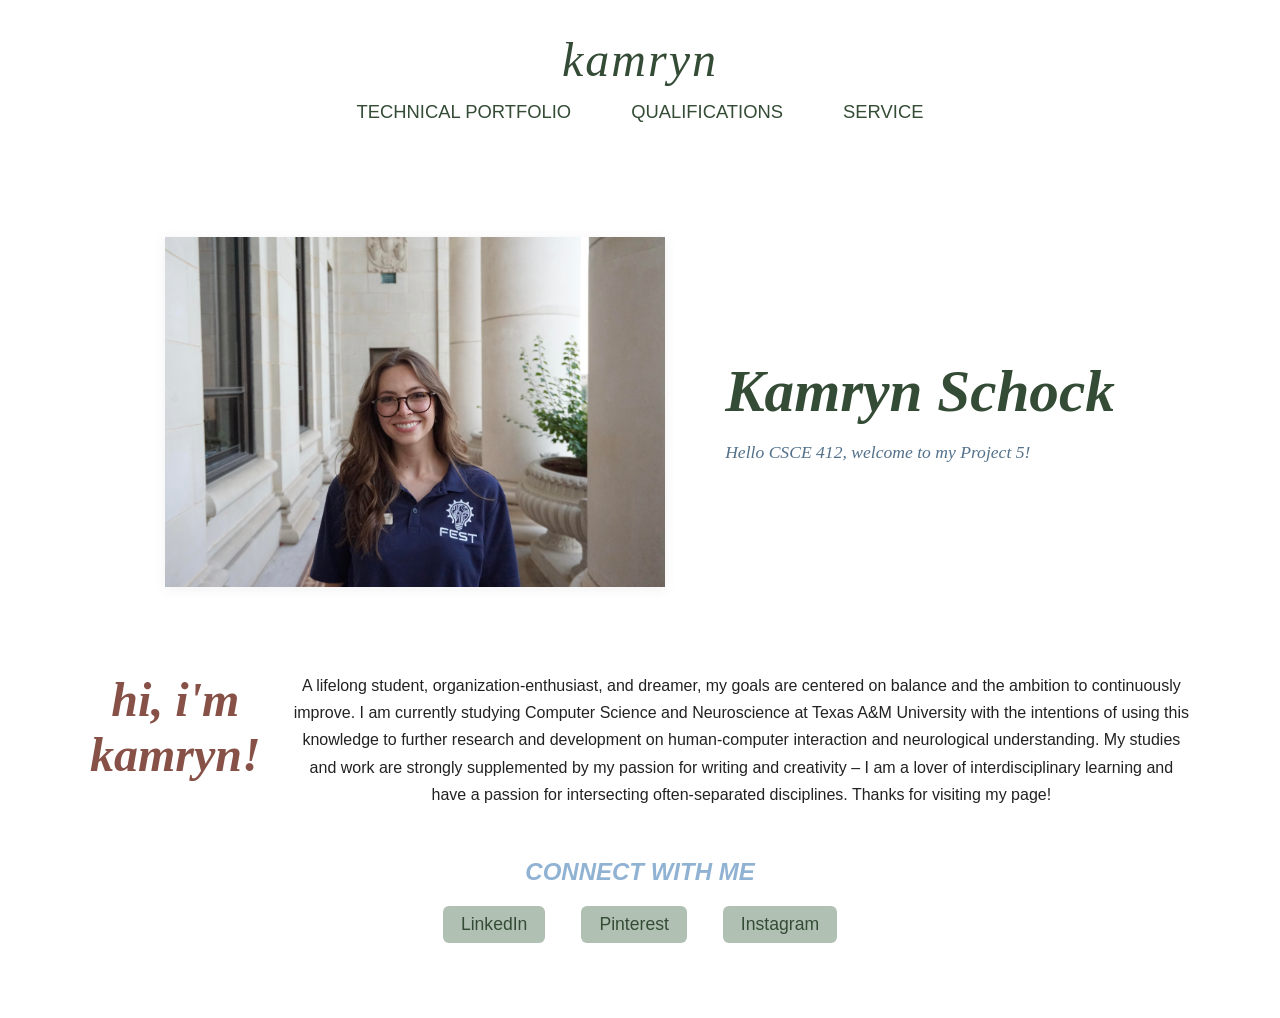
<file: index.html>
<!DOCTYPE html>
<html>
	<head>
		<title>Kamryn Schock</title>
		<link id="page_style" rel="stylesheet" href="stylesheet2.css">
	</head>
	<body>
		<header>
			<nav>
				<a href="index.html" class="nav-brand">kamryn</a>

				<div class="nav-links">
					<a href="technical.html">Technical Portfolio</a>
					<a href="qualifications.html">Qualifications</a>
					<a href="service.html">Service</a>
				</div>
			</nav>
		</header>

		<div class="profile-header">
			<img src="Me.jpg" alt="Kamryn Schock Photo" width="415" height="300">
			<div>
				<h1>Kamryn Schock</h1>
				<p>Hello CSCE 412, welcome to my Project 5!</p> <!-- class="tagline" -->
			</div>
		</div>

		<div class="intro-row">
			<h2>Hi, I'm Kamryn!</h2>
			<p>A lifelong student, organization-enthusiast, and dreamer, my goals are centered on balance and the ambition to continuously improve. I am currently studying Computer Science and Neuroscience at Texas A&M University with the intentions of using this knowledge to further research and development on human-computer interaction and neurological understanding. My studies and work are strongly supplemented by my passion for writing and creativity – I am a lover of interdisciplinary learning and have a passion for intersecting often-separated disciplines. Thanks for visiting my page!</p>
		</div>

		<h3>CONNECT WITH ME</h3>
		<div class="social-links">
			<a href="https://www.linkedin.com/in/kamryn-schock/">LinkedIn</a>
			<a href="https://www.pinterest.com/kamrynschock/">Pinterest</a>
			<a href="https://www.instagram.com/kamrynschock/">Instagram</a>
		</div>

	</body>
</html>
</file>
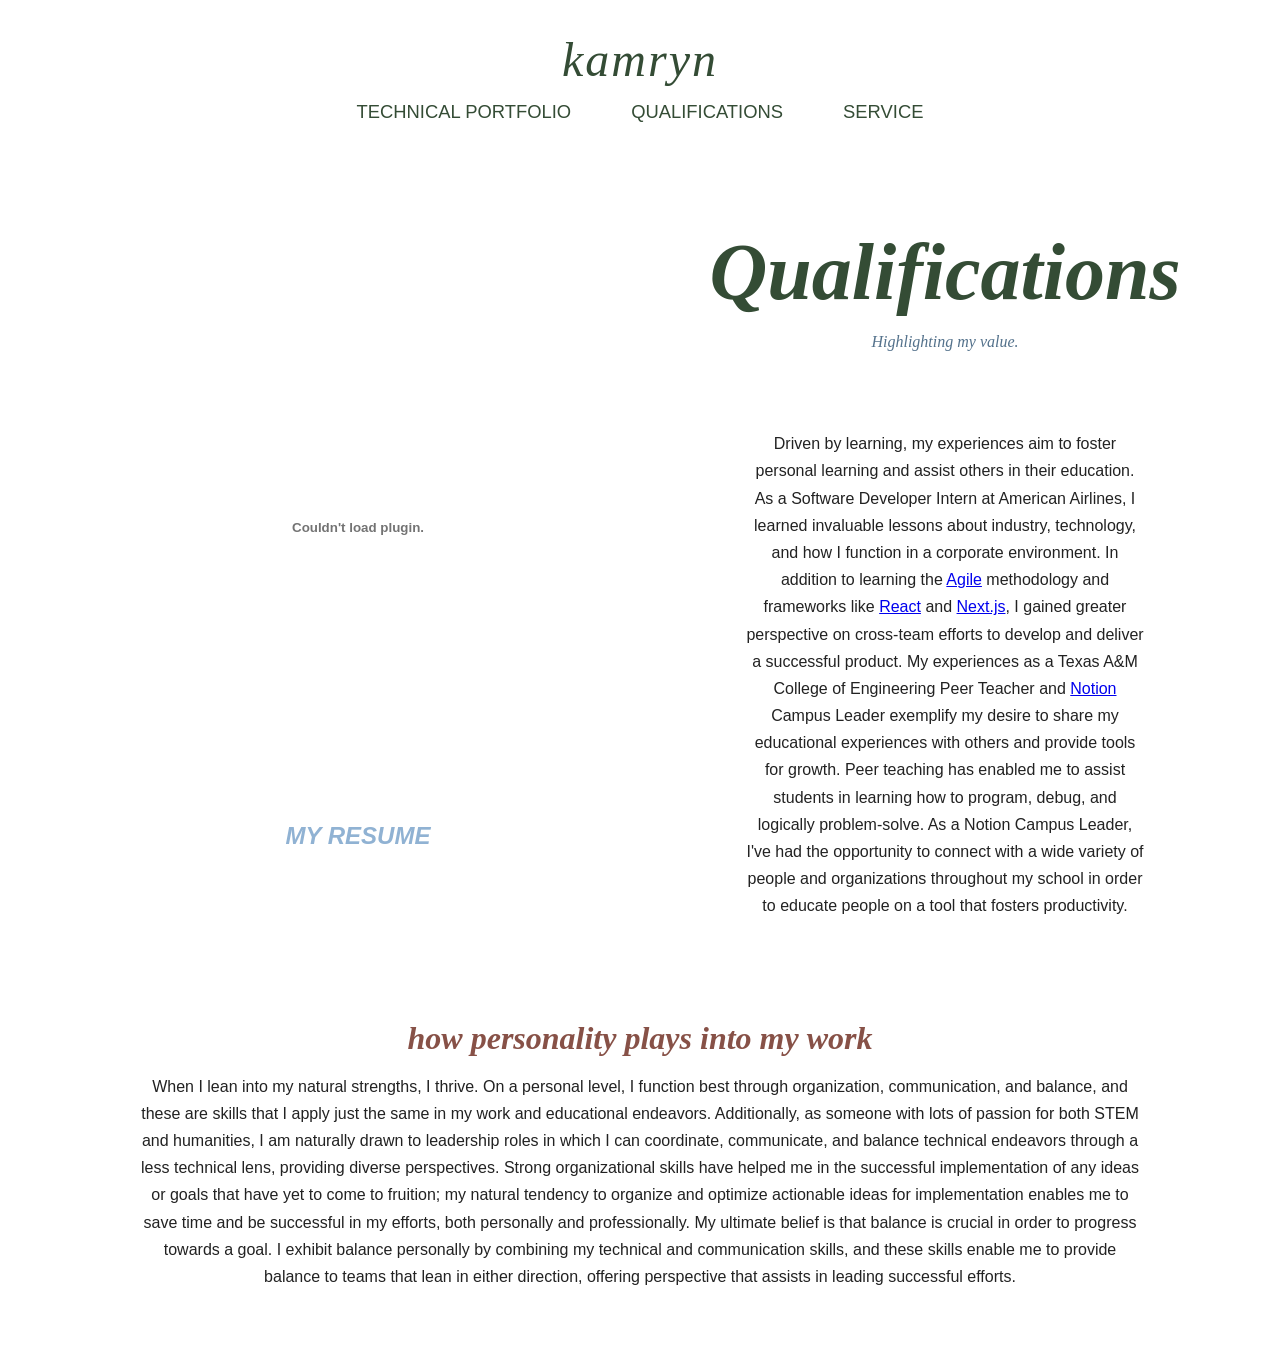
<file: qualifications.html>
<!DOCTYPE html>
<html>
    <head>
        <title>Qualifications</title>
        <link id="page_style" rel="stylesheet" href="stylesheet2.css">
    </head>
    <body>
        <header>
            <nav>
                <a href="index.html" class="nav-brand">kamryn</a>
                <div class="nav-links">
                    <a href="technical.html">Technical Portfolio</a>
                    <a href="qualifications.html">Qualifications</a>
                    <a href="service.html">Service</a>
                </div>
            </nav>
        </header>

        <div class="qualifications-flex">
            <div class="qualifications-main">
                <h1>Qualifications</h1>
                <p class="tagline">Highlighting my value.</p>
                <p>Driven by learning, my experiences aim to foster personal learning and assist others in their education. As a Software Developer Intern at American Airlines, I learned invaluable lessons about industry, technology, and how I function in a corporate environment. In addition to learning the <a href="https://www.agilealliance.org/agile101/" target="_blank">Agile</a> methodology and frameworks like <a href="https://react.dev/" target="_blank">React</a> and <a href="https://nextjs.org/" target="_blank">Next.js</a>, I gained greater perspective on cross-team efforts to develop and deliver a successful product. My experiences as a Texas A&M College of Engineering Peer Teacher and <a href="https://www.notion.so/" target="_blank">Notion</a> Campus Leader exemplify my desire to share my educational experiences with others and provide tools for growth. Peer teaching has enabled me to assist students in learning how to program, debug, and logically problem-solve. As a Notion Campus Leader, I've had the opportunity to connect with a wide variety of people and organizations throughout my school in order to educate people on a tool that fosters productivity. </p>
            </div>
            <div class="resume">
                <embed src="KSResume.pdf" type="application/pdf"/>
                <h3>MY RESUME</h3>
            </div>
        </div>

        <h2>How Personality Plays Into My Work</h2>
        <p>When I lean into my natural strengths, I thrive. On a personal level, I function best through organization, communication, and balance, and these are skills that I apply just the same in my work and educational endeavors. Additionally, as someone with lots of passion for both STEM and humanities, I am naturally drawn to leadership roles in which I can coordinate, communicate, and balance technical endeavors through a less technical lens, providing diverse perspectives. Strong organizational skills have helped me in the successful implementation of any ideas or goals that have yet to come to fruition; my natural tendency to organize and optimize actionable ideas for implementation enables me to save time and be successful in my efforts, both personally and professionally. My ultimate belief is that balance is crucial in order to progress towards a goal. I exhibit balance personally by combining my technical and communication skills, and these skills enable me to provide balance to teams that lean in either direction, offering perspective that assists in leading successful efforts.</p>
    </body>
</html>
</file>
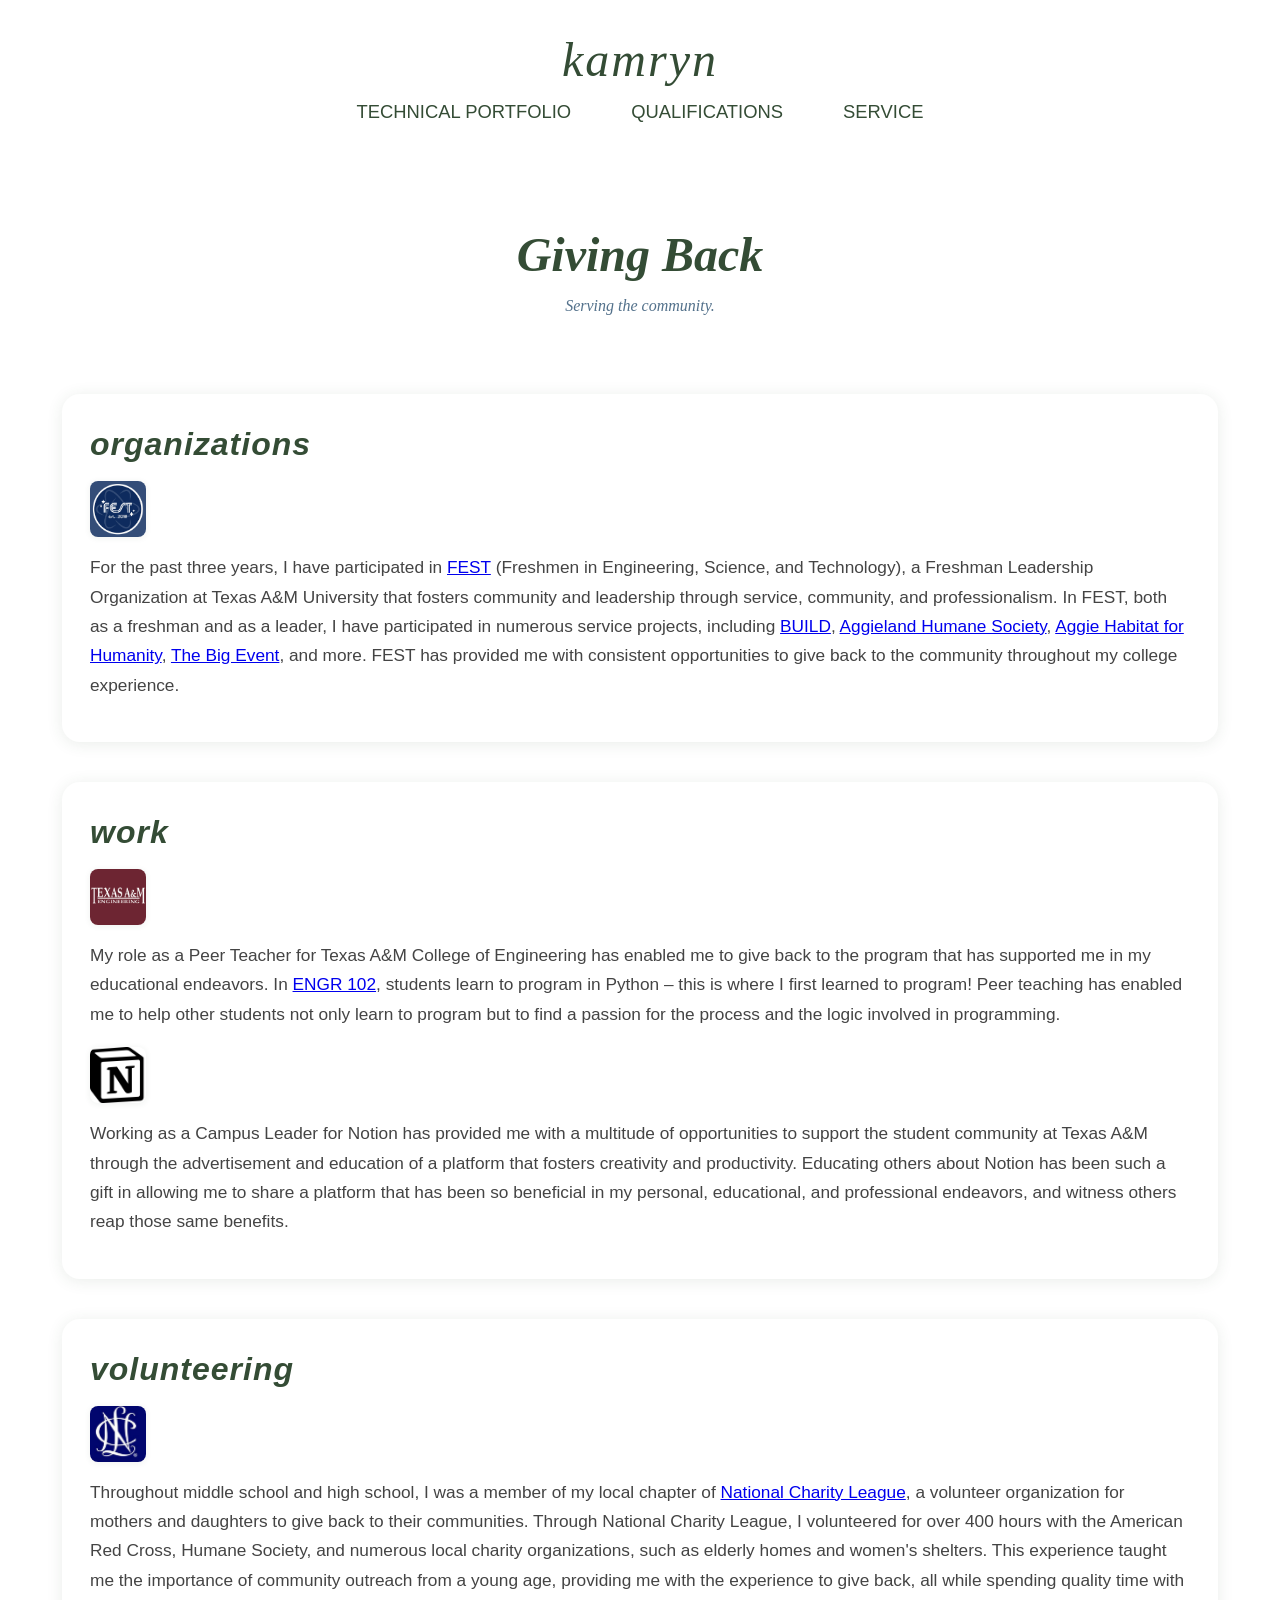
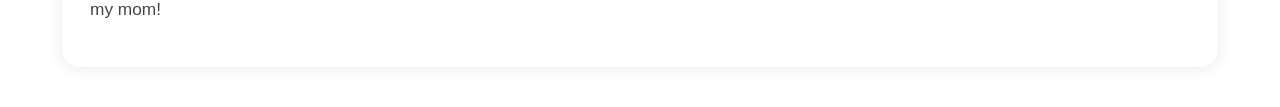
<file: service.html>
<!DOCTYPE html>
<html>
    <head>
        <title>Service</title>
        <link id="page_style" rel="stylesheet" href="stylesheet2.css">
    </head>
    <body>
        <header>
			<nav>
				<a href="index.html" class="nav-brand">kamryn</a>
				<div class="nav-links">
					<a href="technical.html">Technical Portfolio</a>
					<a href="qualifications.html">Qualifications</a>
					<a href="service.html">Service</a>
				</div>
			</nav>
        </header>

        <h1>Giving Back</h1>
        <p class="tagline">Serving the community.</p>

        <div class="service-columns">
			<div class="column">
				<h2>Organizations</h2>
				<img src="FEST.png" alt="FEST Logo" class="column-logo">
				<p>For the past three years, I have participated in <a href="https://tamufest.org/" target="_blank">FEST</a> (Freshmen in Engineering, Science, and Technology), a Freshman Leadership Organization at Texas A&M University that fosters community and leadership through service, community, and professionalism. In FEST, both as a freshman and as a leader, I have participated in numerous service projects, including <a href="https://www.buildtamu.com/" target="_blank">BUILD</a>, <a href="https://aggielandhumane.org/" target="_blank">Aggieland Humane Society</a>, <a href="https://www.aggielandhabitat.org/" target="_blank">Aggie Habitat for Humanity</a>, <a href="https://bigevent.tamu.edu/" target="_blank">The Big Event</a>, and more. FEST has provided me with consistent opportunities to give back to the community throughout my college experience.</p>
			</div>
			<div class="column">
				<h2>Work</h2>
				<img src="TAMU.png" alt="TAMU Engineering Logo" class="column-logo">
				<p>My role as a Peer Teacher for Texas A&M College of Engineering has enabled me to give back to the program that has supported me in my educational endeavors. In <a href="https://catalog.tamu.edu/undergraduate/course-descriptions/engr/" target="_blank">ENGR 102</a>, students learn to program in Python – this is where I first learned to program! Peer teaching has enabled me to help other students not only learn to program but to find a passion for the process and the logic involved in programming.</p>
				<img src="Notion.png" alt="Notion Logo" class="column-logo">
				<p>Working as a Campus Leader for Notion has provided me with a multitude of opportunities to support the student community at Texas A&M through the advertisement and education of a platform that fosters creativity and productivity. Educating others about Notion has been such a gift in allowing me to share a platform that has been so beneficial in my personal, educational, and professional endeavors, and witness others reap those same benefits.</p>
			</div>
			<div class="column">
				<h2>Volunteering</h2>
				<img src="NCL.jpg" alt="National Charity League Logo" class="column-logo">
				<p>Throughout middle school and high school, I was a member of my local chapter of <a href="https://www.nationalcharityleague.org/" target="_blank">National Charity League</a>, a volunteer organization for mothers and daughters to give back to their communities. Through National Charity League, I volunteered for over 400 hours with the American Red Cross, Humane Society, and numerous local charity organizations, such as elderly homes and women's shelters. This experience taught me the importance of community outreach from a young age, providing me with the experience to give back, all while spending quality time with my mom!</p>
			</div>
        </div>

    </body>
</html>
</file>
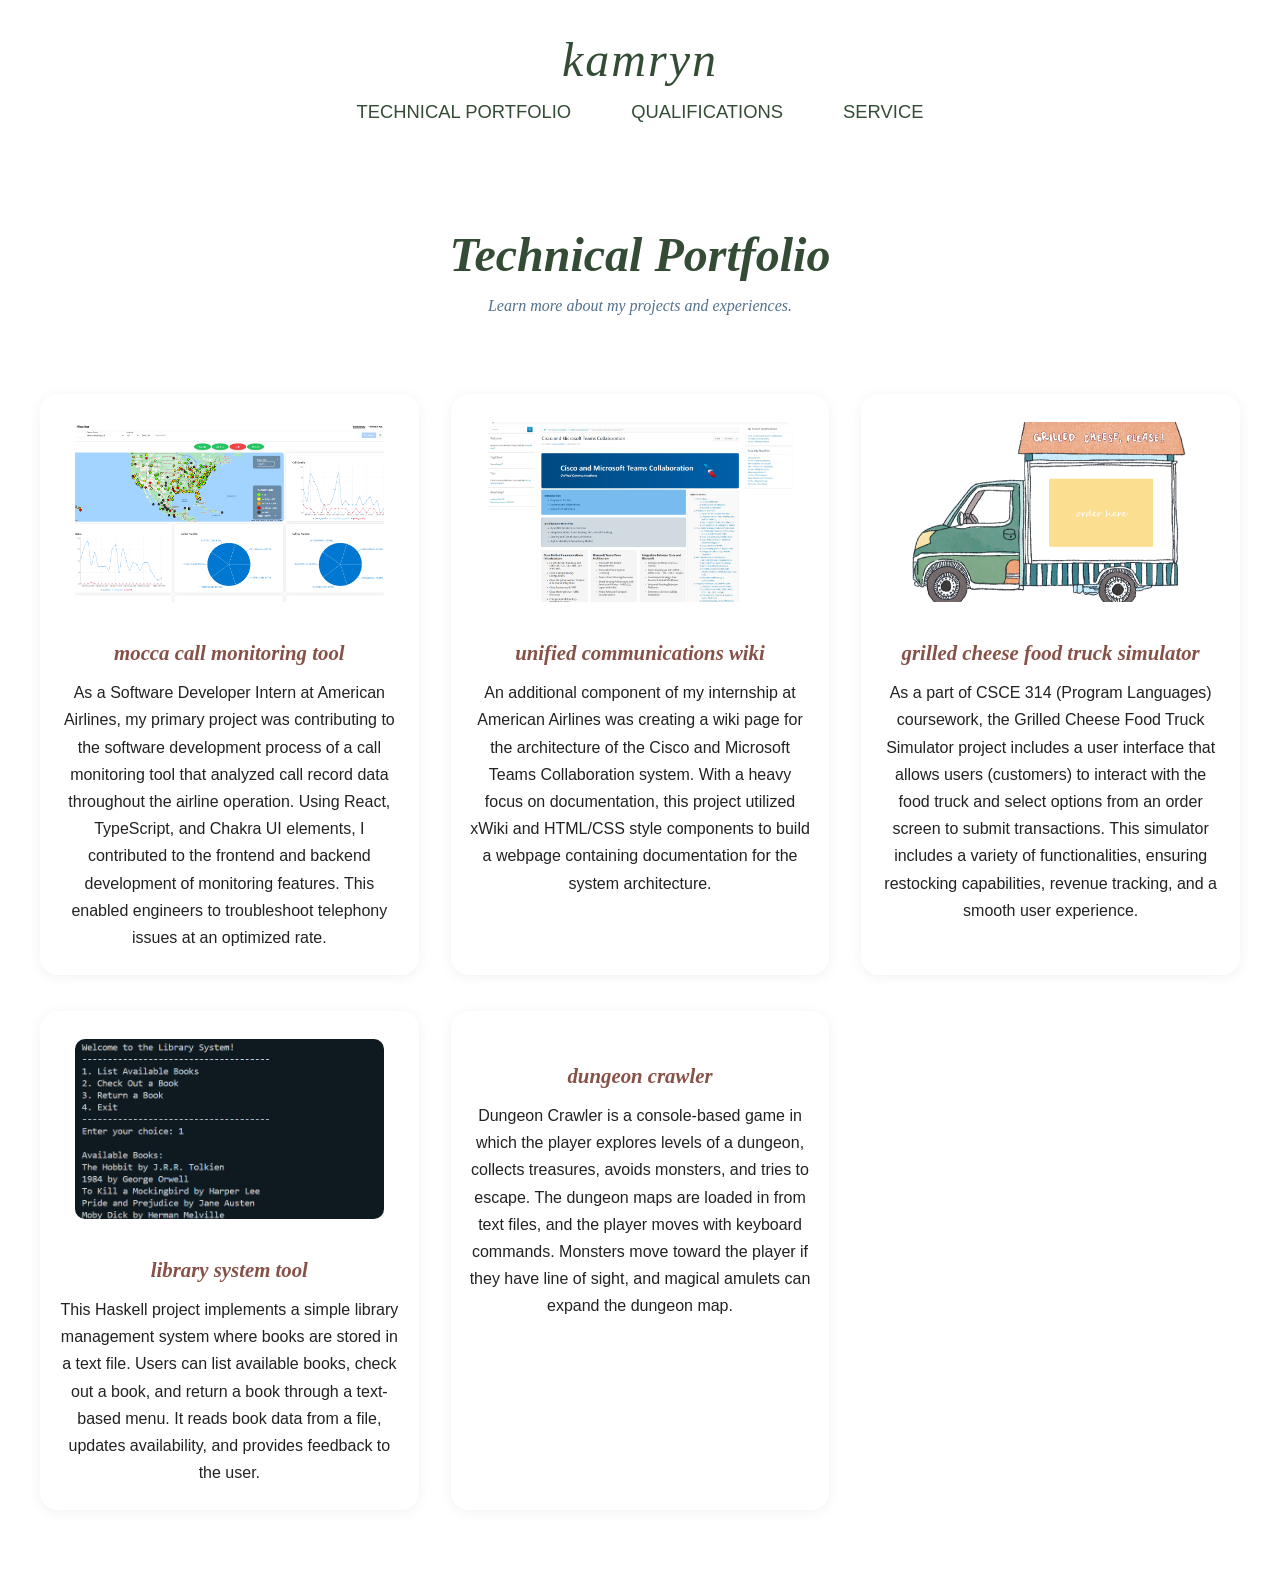
<file: technical.html>
<!DOCTYPE html>
<html>
    <head>
        <title>Technical Portfolio</title>
        <link id="page_style" rel="stylesheet" href="stylesheet2.css">
    </head>
    <body>
        <header>
            <nav>
                <a href="index.html" class="nav-brand">kamryn</a>
                <div class="nav-links">
                    <a href="technical.html">Technical Portfolio</a>
                    <a href="qualifications.html">Qualifications</a>
                    <a href="service.html">Service</a>
                </div>
            </nav>
        </header>

        <h1>Technical Portfolio</h1>
        <p class="tagline">Learn more about my projects and experiences.</p>

        <div class="projects-grid">
            <div class="project">
                <img src="MOCCA.png" alt="MOCCA Call Monitoring Tool Screenshot" width="500" height="300">
                <div>
                    <h2>MOCCA Call Monitoring Tool</h2>
                    <p>As a Software Developer Intern at American Airlines, my primary project was contributing to the software development process of a call monitoring tool that analyzed call record data throughout the airline operation. Using React, TypeScript, and Chakra UI elements, I contributed to the frontend and backend development of monitoring features. This enabled engineers to troubleshoot telephony issues at an optimized rate.</p>
                </div>
            </div>

            <div class="project reverse">
                <img src="UCWiki.png" alt="Unified Communications Wiki Screenshot" width="500" height="300">
                <div>
                    <h2>Unified Communications Wiki</h2>
                    <p>An additional component of my internship at American Airlines was creating a wiki page for the architecture of the Cisco and Microsoft Teams Collaboration system. With a heavy focus on documentation, this project utilized xWiki and HTML/CSS style components to build a webpage containing documentation for the system architecture.</p>
                </div>
            </div>

            <div class="project">
                <img src="GrilledCheese1.png" alt="Grilled Cheese Food Truck Simulator Screenshot" width="500" height="300">
                <div>
                    <h2>Grilled Cheese Food Truck Simulator</h2>
                    <p>As a part of CSCE 314 (Program Languages) coursework, the Grilled Cheese Food Truck Simulator project includes a user interface that allows users (customers) to interact with the food truck and select options from an order screen to submit transactions. This simulator includes a variety of functionalities, ensuring restocking capabilities, revenue tracking, and a smooth user experience.</p>
                </div>
            </div>

            <div class="project reverse">
                <img src="LibrarySystem.png" alt="Library System Tool Screenshot" width="500" height="300">
                <div>
                    <h2>Library System Tool</h2>
                    <p>This Haskell project implements a simple library management system where books are stored in a text file. Users can list available books, check out a book, and return a book through a text-based menu. It reads book data from a file, updates availability, and provides feedback to the user.</p>
                </div>
            </div>

            <div class="project">
                <div>
                    <h2>Dungeon Crawler</h2>
                    <p>Dungeon Crawler is a console-based game in which the player explores levels of a dungeon, collects treasures, avoids monsters, and tries to escape. The dungeon maps are loaded in from text files, and the player moves with keyboard commands. Monsters move toward the player if they have line of sight, and magical amulets can expand the dungeon map.</p>
                </div>
            </div>
        </div>
    </body>
</html>
</file>
<file: stylesheet2.css>
.switch {
    position: relative;
    display: inline-block;
    width: 50px;
    height: 24px;
}

.switch input { display: none; }
.slider {
    position: absolute;
    cursor: pointer;
    top: 0; left: 0; right: 0; bottom: 0;
    background-color: #ccc;
    transition: .4s;
    border-radius: 24px;
}
.slider:before {
    position: absolute;
    content: "";
    height: 18px; width: 18px;
    left: 3px; bottom: 3px;
    background-color: white;
    transition: .4s;
    border-radius: 50%;
}
input:checked + .slider {
    background-color: #a35546;
}
input:checked + .slider:before {
    transform: translateX(26px);
}

h1 {
    font-family: Georgia, 'Times New Roman', Times, serif;
    font-style: italic;
    font-size: 3em;
    color: #344c35;
    text-align: center;
    margin-top: 75px;
    margin-bottom: 10px;
}

h2 {
    font-family: Georgia, 'Times New Roman', Times, serif;
    font-size: 2em;
    font-style: italic;
    text-transform: lowercase;
    color: #875147;
    margin-top: 25px;
    margin-bottom: 10px;
    text-align: center;
}

h3 {
    font-family: Gill Sans, sans-serif;
    font-style: italic;
    font-size: 1.5em;
    color: #90b2d3;
    margin-top: 20px;
    margin-bottom: 8px;
    text-align: center;
}

p {
    font-family: Gill Sans, sans-serif;
    font-size: 1em;
    color: #222;
    line-height: 1.7;
    margin-bottom: 75px;
    text-align: center;
    margin-left: 10vw;
    margin-right: 10vw;
}

nav {
    background-color: #ffffff;
    padding: 24px 0 25px 0;
    display: flex;
    flex-direction: column;
    align-items: center;
    justify-content: flex-start; 
}

.nav-brand {
    font-family: Georgia, serif;
    font-size: 3em;
    font-style: italic;
    color: #344c35;
    text-decoration: none;
    letter-spacing: 2px;
    padding: 0;
    background: none;
    transition: color 0.2s;
    margin-bottom: 10px; 
    text-align: center;
}

.nav-brand:hover {
    color: #a35546;
}

.nav-links {
    display: flex;
    flex-direction: row;
    align-items: center;
    gap: 8px;
    margin: 0;
    justify-content: center;
    width: 100%;
}

.nav-links a {
    font-family: Gill Sans, sans-serif;
    color: #344c35;
    text-decoration: none;
    margin: 0 12px;
    font-size: 1.15em;
    padding: 4px 14px;
    border-radius: 4px;
    transition: background 0.2s;
    background: none;
    text-transform: uppercase;
}

nav a:hover {
    color: #b0c0b3;
}

.tagline {
    font-family: Georgia, 'Times New Roman', Times, serif;
    font-style: italic;
    font-size: 1em;
    color: #53718b;
    margin-top: 4px;
}

.profile-header {
    display: flex;
    align-items: center; 
    justify-content: center; 
    width: 100%;
    max-width: 1200px;
    margin: 100px auto 50px auto;
    gap: 40px;
    height: 320px;
    position: relative;
    overflow: visible;
    background: none;
}

.profile-header img {
    width: 500px; 
    height: 350px;
    object-fit: cover;
    box-shadow: 0 2px 12px rgba(52,76,53,0.08);
    display: block;
}

.profile-header .profile-text {
    display: flex;
    flex-direction: column;
    justify-content: center;
    align-items: flex-start;
    height: 100%;
}

.profile-header h1 {
    color: #344c35;
    font-family: Georgia, serif;
    font-size: 3.7em;
    margin: 0 0 12px 20px;
    padding: 0;
    border-radius: 0;
    background: none;
    text-align: left;
}

.profile-header p {
    font-size: 1.1em;
    color: #53718b;
    font-family: Georgia, 'Times New Roman', Times, serif;
    font-style: italic;
    margin: 0 0 0 20px;
    padding: 0;
    text-align: left;
}

.intro-row {
    display: flex;
    align-items: flex-start; 
    gap: 32px;
    margin: 100px auto 50px auto;
    max-width: 1100px;
}

.intro-row h2 {
    margin: 0;
    font-size: 3em;
    font-style: italic;
    text-transform: lowercase;
}

.intro-row p {
    margin: 0;
    max-width: 900px;
}

.social-links {
    text-align: center;
    margin: 20px 0 75px 0;
}

.social-links a {
    font-family: Arial Narrow, sans-serif;
    display: inline-block;
    margin: 0 16px;
    color: #344c35;
    font-size: 1.1em;
    text-decoration: none;
    padding: 8px 18px;
    border-radius: 6px;
    background: #b0c0b3;
    transition: background 0.2s, color 0.2s;
}

.social-links a:hover {
    background: #344c35;
    color: #fff;
}

.projects-grid {
    display: grid;
    grid-template-columns: repeat(3, 1fr);
    gap: 36px 32px;
    max-width: 1200px;
    margin: 0 auto 60px auto;
    padding: 0 24px;
}

.project, .project.reverse {
    background: #fff;
    border-radius: 18px;
    box-shadow: 0 2px 12px rgba(52,76,53,0.08);
    padding: 28px 18px 24px 18px;
    display: flex;
    flex-direction: column;
    align-items: center;
    min-height: 380px;
    min-width: 0;
}

.project img, .project.reverse img {
    width: 90%;
    max-width: 320px;
    height: 180px;
    object-fit: cover;
    border-radius: 10px;
    margin-bottom: 14px;
    margin-top: 0;
    display: block;
}

.project h2, .project.reverse h2 {
    margin-bottom: 14px;
    text-align: center;
    font-size: 1.3em;
}

.project p, .project.reverse p {
    text-align: center;
    font-size: 1em;
    margin: 0;
}

.project.reverse {
    flex-direction: column;
}

@media (max-width: 900px) {
    .projects-grid {
        grid-template-columns: 1fr;
    }
}

.qualifications-flex {
    display: flex;
    align-items: flex-start;
    justify-content: flex-start;
    gap: 10px;
    max-width: 1400px;
    margin: 25px auto;
    flex-direction: row-reverse; 
}

.qualifications-main {
    flex: 2;
    min-width: 0;
}

.qualifications-main h1 {
    text-align: center;
    font-size: 5em;
    margin-top: 50px;
}

.qualifications-main h2 {
    text-align: left;
    font-size: 5em;
    margin-top: 50px;
}

.resume {
    flex: 1;
    text-align: right;
    min-width: 400px;
    margin: 75px 50px 0 150px;
}

.resume embed {
    display: block;
    margin: 0 0 0 auto;
    width: 400px;
    height: 550px;
}

.service-columns {
  display: flex;
  flex-direction: column;
  gap: 40px;
  align-items: center;
  margin: 40px auto;
  max-width: 1100px;
  padding: 0 12px;
}

.column {
  background: #fff;
  border-radius: 18px;
  box-shadow: 0 2px 16px rgba(52,76,53,0.10);
  padding: 32px 28px 24px 28px;
  width: 100%;
  min-width: 0;
  display: flex;
  flex-direction: column;
  align-items: flex-start;
  position: relative;
}

.column h2 {
  text-align: left;
  margin-top: 0px;
  margin-bottom: 18px;
  font-size: 2em;
  color: #344c35;
  font-family: 'Trebuchet MS', Arial, sans-serif;
  letter-spacing: 1px;
}

.column-logo {
  float: none;
  width: 56px;
  height: 56px;
  margin: 0 0 16px 0;
  align-self: flex-start;
  border-radius: 8px;
  box-shadow: 0 1px 6px rgba(52,76,53,0.08);
}

.column p {
  text-align: left;
  font-size: 1.08em;
  line-height: 1.7;
  margin: 0 0 18px 0;
  clear: both;
  color: #444;
}

@media (max-width: 700px) {
  .service-columns {
    max-width: 98vw;
    padding: 0 2vw;
  }
  .column {
    padding: 18px 8px 14px 8px;
  }
  .column h2 {
    font-size: 1.3em;
  }
}
</file>
